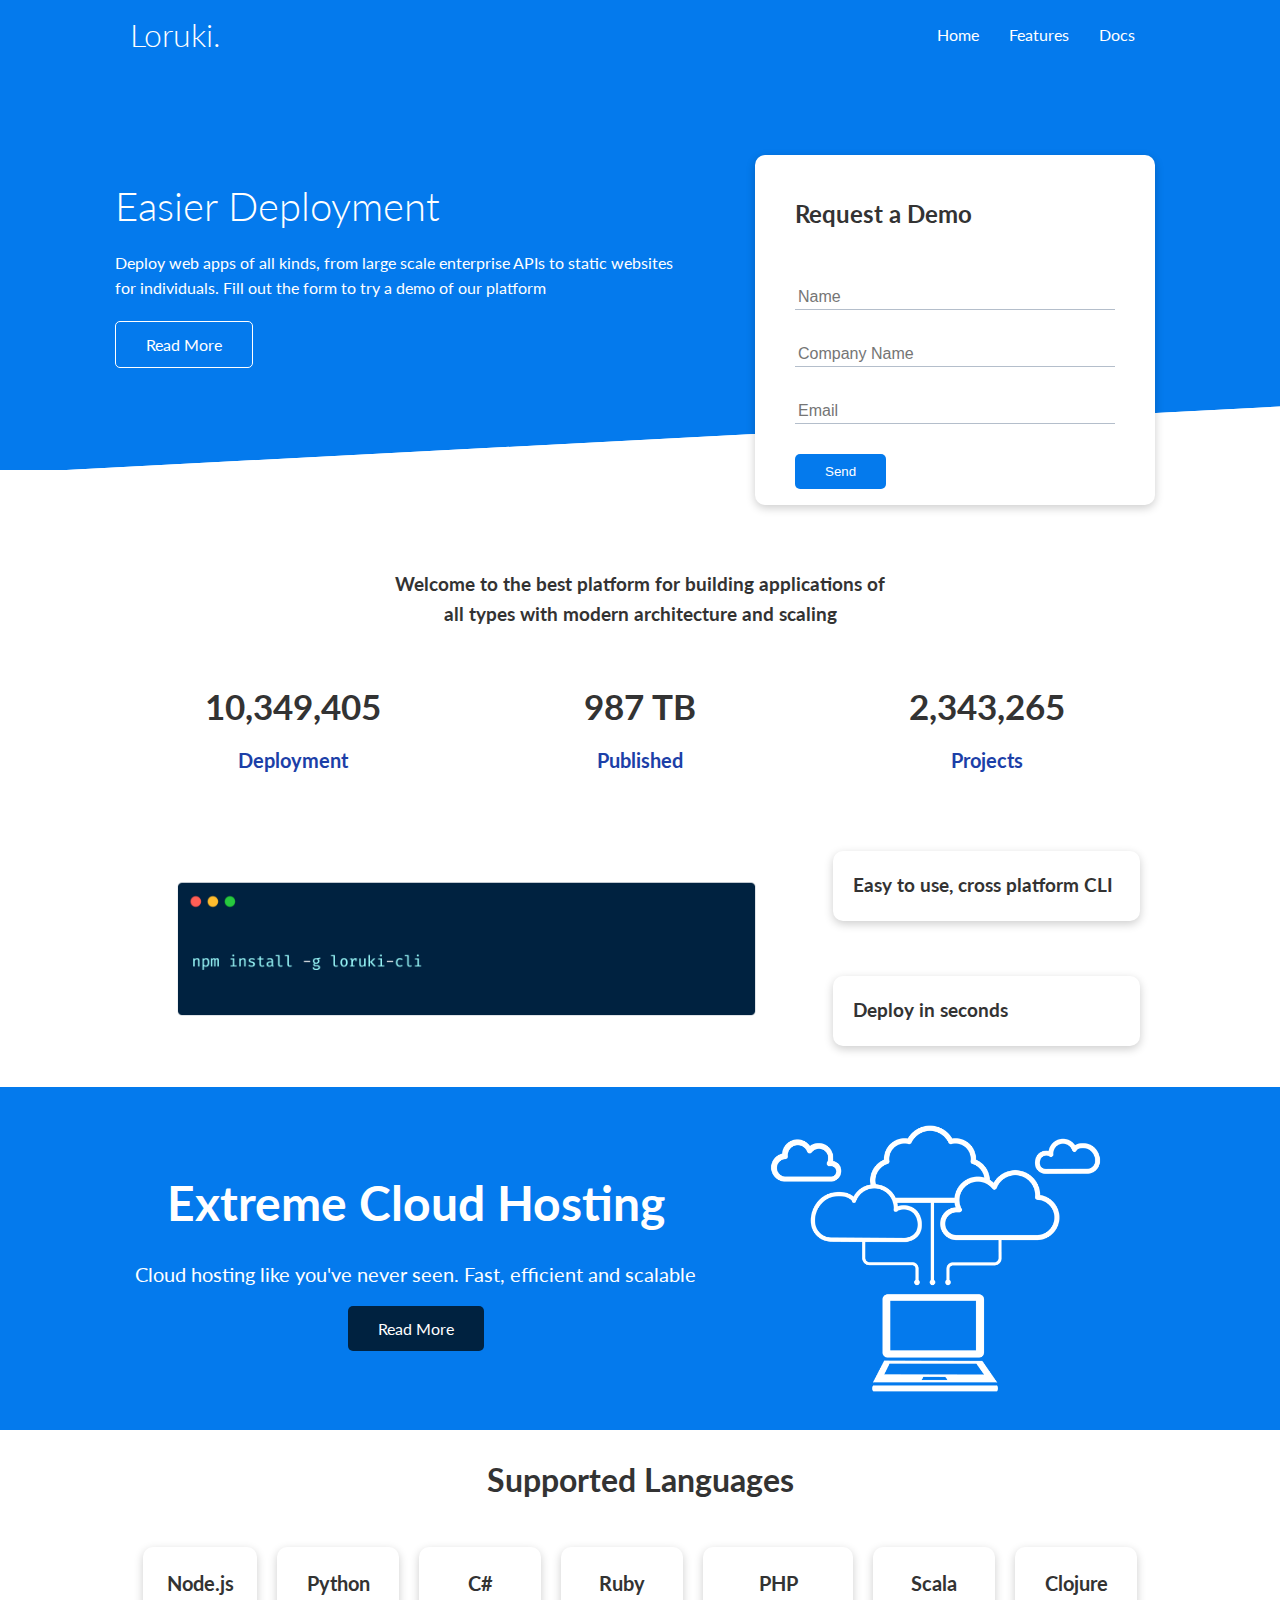
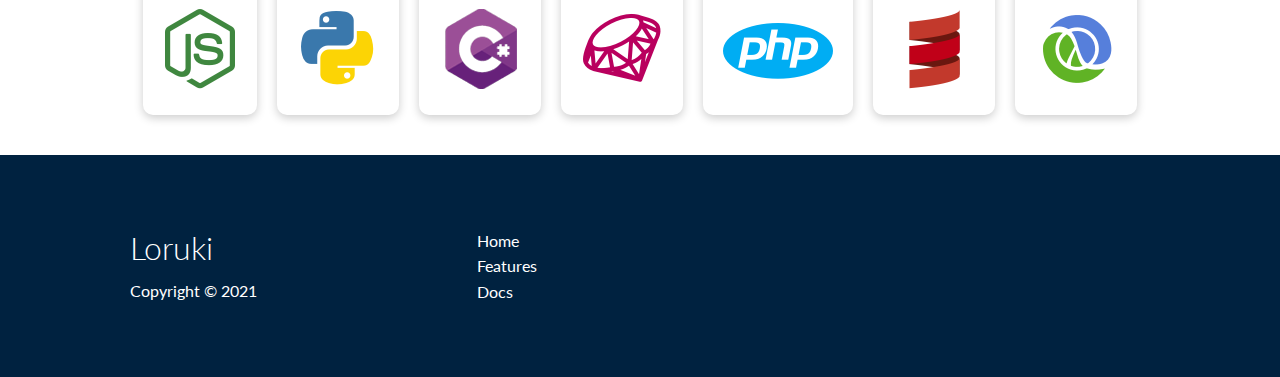
<file: index.html>
<!DOCTYPE html>
<html lang="en">
<head>
    <meta charset="UTF-8">
    <meta http-equiv="X-UA-Compatible" content="IE=edge">
    <meta name="viewport" content="width=device-width, initial-scale=1.0">

    <link rel="stylesheet" href="https://use.fontawesome.com/releases/v5.15.4/css/all.css" integrity="sha384-DyZ88mC6Up2uqS4h/KRgHuoeGwBcD4Ng9SiP4dIRy0EXTlnuz47vAwmeGwVChigm" crossorigin="anonymous">
    <link rel="stylesheet" href="css/utilities.css">
    <link rel="stylesheet" href="css/style.css">

    <title>Loruki | Cloud Hosting for Everyone</title>
</head>
<body>
    <!-- Navbar -->
    <div class="navbar">
        <div class="container flex">
            <h1 class="logo">Loruki.</h1>
            <nav>
                <ul>
                    <li><a href="index.html">Home</a></li>
                    <li><a href="features.html">Features</a></li>
                    <li><a href="docs.html">Docs</a></li>
                </ul>
            </nav>
        </div>
    </div>

    <!-- Showcase -->
    <section class="showcase">
        <div class="container grid">
            <div class="showcase-text">
                <h1>Easier Deployment</h1>
                <p>Deploy web apps of all kinds, from large scale enterprise APIs to static websites for individuals. Fill out the form to try a demo of our platform</p>
                <a href="features.html" class="btn btn-outline">Read More</a>
            </div>
            <div class="showcase-form card">
                <h2>Request a Demo</h2>
                <form name="contact" method="POST" netlify-honeypot="bot-field" data-netlify="true">
                    <input type="hidden" name="form-name" value="contact">
                    <p class="hidden">
                        <label>Don’t fill this out if you’re human: <input name="bot-field" /></label>
                    </p>
                    <div class="form-control">
                        <input type="text" name="name" placeholder="Name" required>
                    </div>
                    <div class="form-control">
                        <input type="text" name="company" placeholder="Company Name" required>
                    </div>
                    <div class="form-control">
                        <input type="text" name="email" placeholder="Email" required>
                    </div>
                    <input type="submit" value="Send" class="btn btn-primary">
                </form>
            </div>
        </div>
    </section>

    <!-- Stats -->
    <section class="stats">
        <div class="container">
            <h3 class="stats-heading text-center my-1">
                Welcome to the best platform for building applications of all types with modern architecture and scaling
            </h3>

            <div class="grid grid-3 text-center my-4">
                <div>
                    <i class="fas fa-server fa-3x"></i>
                    <h3>10,349,405</h3>
                    <p class="text-secondary">Deployment</p>
                </div>
                <div>
                    <i class="fas fa-upload fa-3x"></i>
                    <h3>987 TB</h3>
                    <p class="text-secondary">Published</p>
                </div>
                <div>
                    <i class="fas fa-project-diagram fa-3x"></i>
                    <h3>2,343,265</h3>
                    <p class="text-secondary">Projects</p>
                </div>
            </div>
        </div>
    </section>

    <!-- Cli -->
    <section class="cli">
        <div class="container grid">
            <img src="images/cli.png" alt="">
            <div class="card">
                <h3>Easy to use, cross platform CLI</h3>
            </div>
            <div class="card">
                <h3>Deploy in seconds</h3>
            </div>
        </div>
    </section>

    <!-- Cloud -->
    <section class="cloud bg-primary my-2 py-2">
        <div class="container grid">
            <div class="text-center">
                <h2 class="lg">Extreme Cloud Hosting</h2>
                <p class="lead my-1">Cloud hosting like you've never seen. Fast, efficient and scalable</p>
                <a href="features.html" class="btn btn-dark">Read More</a>
            </div>
            <img src="images/cloud.png" alt="">
        </div>
    </section>

    <!-- Languages -->
    <section class="languages">
        <h2 class="md text-center my-2">
            Supported Languages
        </h2>
        <div class="container flex">
            <div class="card">
                <h4>Node.js</h4>
                <img src="images/logos/node.png" alt="">
            </div>
            <div class="card">
                <h4>Python</h4>
                <img src="images/logos/python.png" alt="">
            </div>
            <div class="card">
                <h4>C#</h4>
                <img src="images/logos/csharp.png" alt="">
            </div>
            <div class="card">
                <h4>Ruby</h4>
                <img src="images/logos/ruby.png" alt="">
            </div>
            <div class="card">
                <h4>PHP</h4>
                <img src="images/logos/php.png" alt="">
            </div>
            <div class="card">
                <h4>Scala</h4>
                <img src="images/logos/scala.png" alt="">
            </div>
            <div class="card">
                <h4>Clojure</h4>
                <img src="images/logos/clojure.png" alt="">
            </div>
        </div>
    </section>

    <!-- Footer -->
    <footer class="footer bg-dark py-5">
        <div class="container grid grid-3">
            <div>
                <h1>Loruki</h1>
                <p>Copyright &copy; 2021</p>
            </div>
            <nav>
                <ul>
                    <li><a href="index.html">Home</a></li>
                    <li><a href="features.html">Features</a></li>
                    <li><a href="docs.html">Docs</a></li>
                </ul>
            </nav>
            <div class="social">
                <a href="#"><i class="fab fa-github fa-2x"></i></a>
                <a href="#"><i class="fab fa-facebook fa-2x"></i></a>
                <a href="#"><i class="fab fa-instagram fa-2x"></i></a>
                <a href="#"><i class="fab fa-twitter fa-2x"></i></a>
            </div>
        </div>
    </footer>
</body>
</html>
</file>
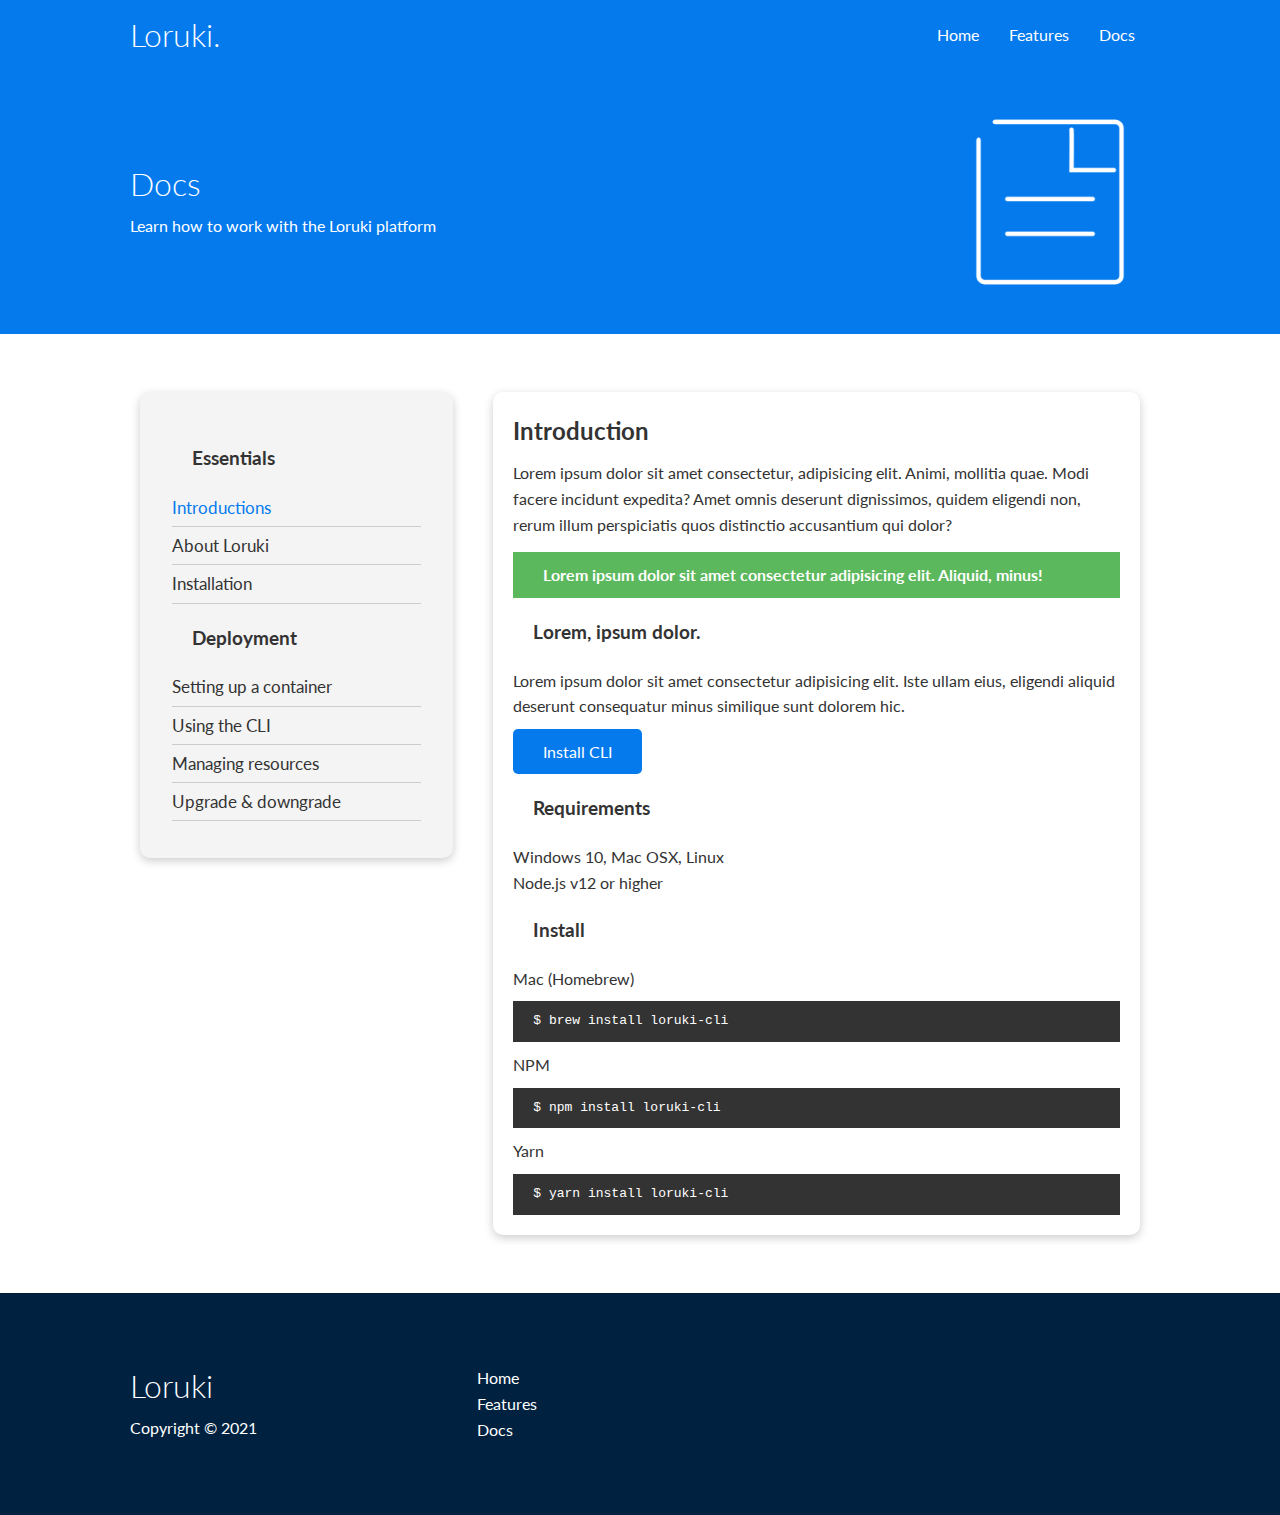
<file: docs.html>
<!DOCTYPE html>
<html lang="en">
<head>
    <meta charset="UTF-8">
    <meta http-equiv="X-UA-Compatible" content="IE=edge">
    <meta name="viewport" content="width=device-width, initial-scale=1.0">

    <link rel="stylesheet" href="https://use.fontawesome.com/releases/v5.15.4/css/all.css" integrity="sha384-DyZ88mC6Up2uqS4h/KRgHuoeGwBcD4Ng9SiP4dIRy0EXTlnuz47vAwmeGwVChigm" crossorigin="anonymous">
    <link rel="stylesheet" href="css/utilities.css">
    <link rel="stylesheet" href="css/style.css">

    <title>Loruki | Cloud Hosting for Everyone</title>
</head>
<body>
    <!-- Navbar -->
    <div class="navbar">
        <div class="container flex">
            <h1 class="logo">Loruki.</h1>
            <nav>
                <ul>
                    <li><a href="index.html">Home</a></li>
                    <li><a href="features.html">Features</a></li>
                    <li><a href="docs.html">Docs</a></li>
                </ul>
            </nav>
        </div>
    </div>

    <!-- Head -->
    <section class="docs-head bg-primary py-3">
        <div class="container grid">
            <div>
                <h1 class="md">Docs</h1>
                <p>
                    Learn how to work with the Loruki platform
                </p>
            </div>
            <img src="images/docs.png" alt="">
        </div>
    </section>

    <!-- Docs main -->
    <section class="docs-main my-4">
        <div class="container grid">
            <div class="card bg-light p-3">
                <h3 class="my-2">Essentials</h3>
                <nav>
                    <ul>
                        <li><a class="text-primary" href="#">Introductions</a></li>
                        <li><a href="#">About Loruki</a></li>
                        <li><a href="#">Installation</a></li>
                    </ul>
                </nav>

                <h3 class="my-2">Deployment</h3>
                <nav>
                    <ul>
                        <li><a href="#">Setting up a container</a></li>
                        <li><a href="#">Using the CLI</a></li>
                        <li><a href="#">Managing resources</a></li>
                        <li><a href="#">Upgrade & downgrade</a></li>
                    </ul>
                </nav>
            </div>
            <div class="card">
                <h2>Introduction</h2>
                <p>Lorem ipsum dolor sit amet consectetur, adipisicing elit. Animi, mollitia quae. Modi facere incidunt expedita? Amet omnis deserunt dignissimos, quidem eligendi non, rerum illum perspiciatis quos distinctio accusantium qui dolor?</p>
                <div class="alert alert-success">
                    <i class="fas fa-info"></i>Lorem ipsum dolor sit amet consectetur adipisicing elit. Aliquid, minus!
                </div>
                <h3>Lorem, ipsum dolor.</h3>
                <p>Lorem ipsum dolor sit amet consectetur adipisicing elit. Iste ullam eius, eligendi aliquid deserunt consequatur minus similique sunt dolorem hic.</p>
                <a href="#" class="btn btn-primary">Install CLI</a>

                <h3>Requirements</h3>
                <ul>
                    <li>Windows 10, Mac OSX, Linux</li>
                    <li>Node.js v12 or higher</li>
                </ul>

                <h3>Install</h3>
                <p>Mac (Homebrew)</p>
                <pre><code>$ brew install loruki-cli</code></pre>
                <p>NPM</p>
                <pre><code>$ npm install loruki-cli</code></pre>
                <p>Yarn</p>
                <pre><code>$ yarn install loruki-cli</code></pre>
            </div>
        </div>
    </section>

    <!-- Footer -->
    <footer class="footer bg-dark py-5">
        <div class="container grid grid-3">
            <div>
                <h1>Loruki</h1>
                <p>Copyright &copy; 2021</p>
            </div>
            <nav>
                <ul>
                    <li><a href="index.html">Home</a></li>
                    <li><a href="features.html">Features</a></li>
                    <li><a href="docs.html">Docs</a></li>
                </ul>
            </nav>
            <div class="social">
                <a href="#"><i class="fab fa-github fa-2x"></i></a>
                <a href="#"><i class="fab fa-facebook fa-2x"></i></a>
                <a href="#"><i class="fab fa-instagram fa-2x"></i></a>
                <a href="#"><i class="fab fa-twitter fa-2x"></i></a>
            </div>
        </div>
    </footer>
</body>
</html>
</file>
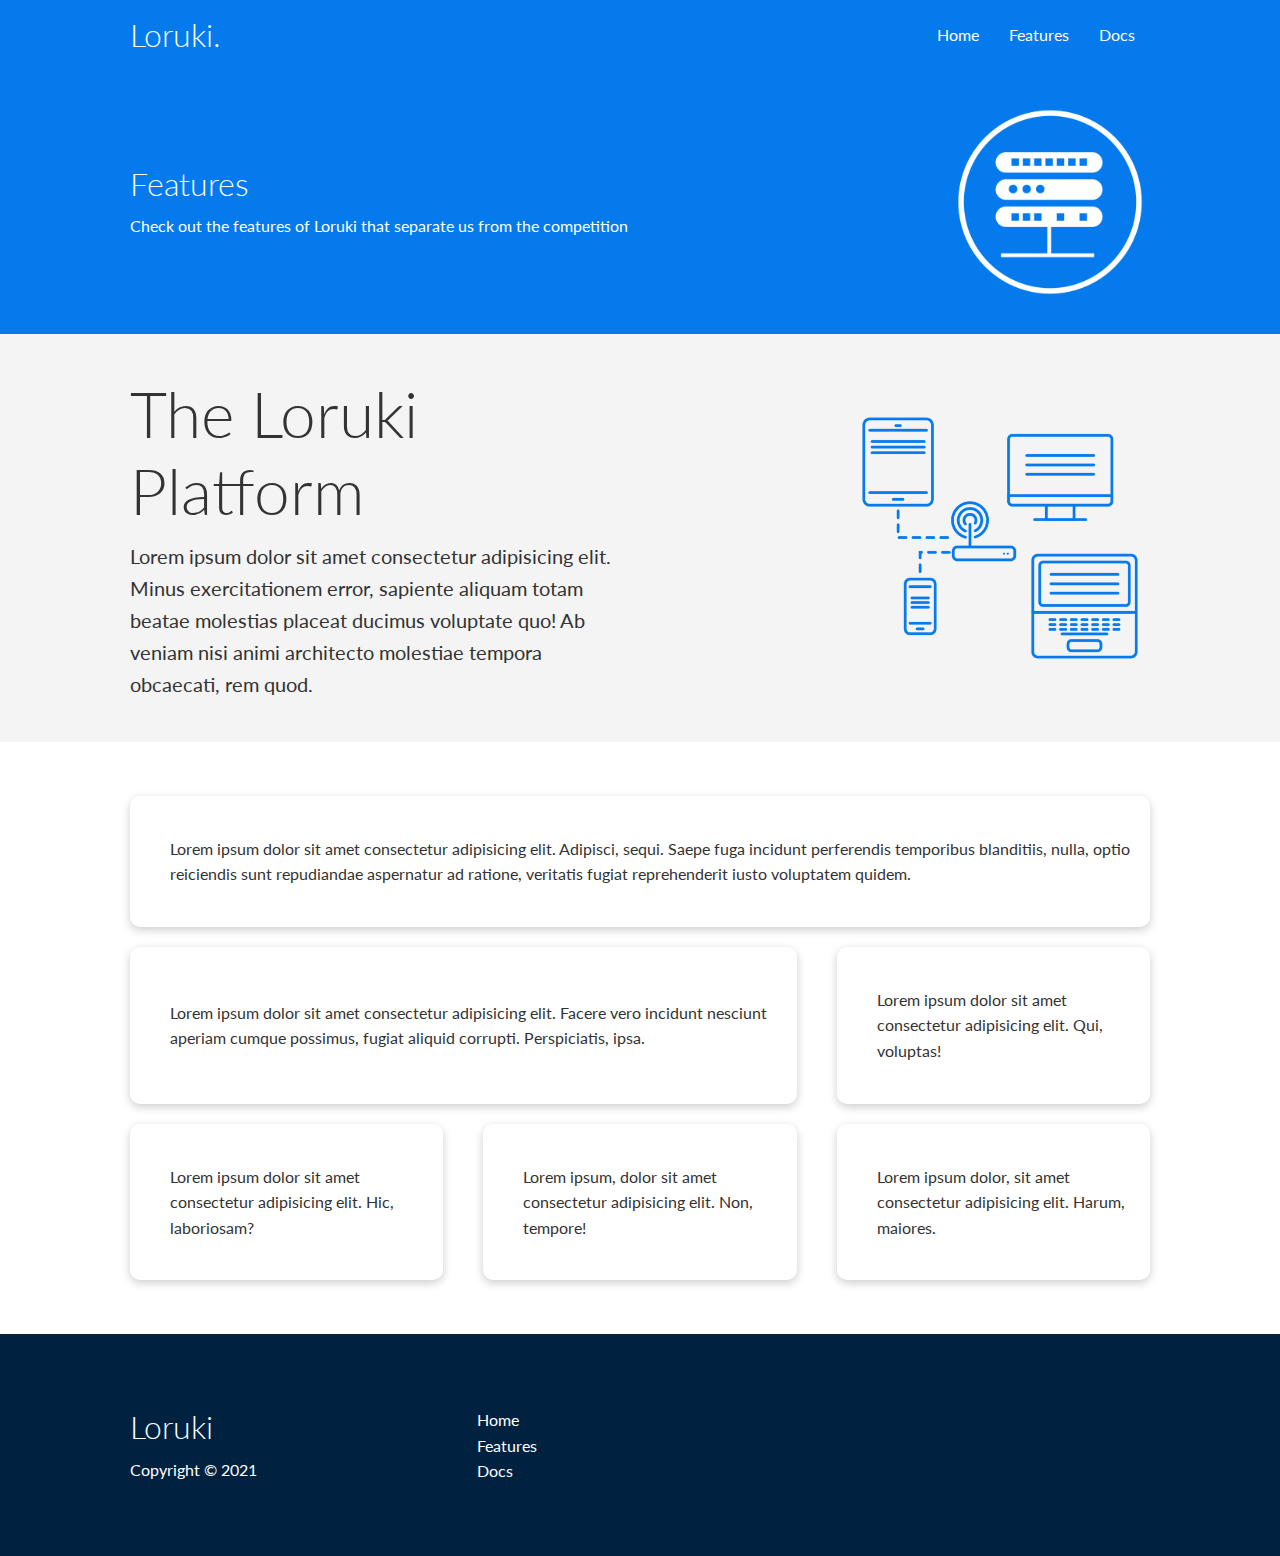
<file: features.html>
<!DOCTYPE html>
<html lang="en">
<head>
    <meta charset="UTF-8">
    <meta http-equiv="X-UA-Compatible" content="IE=edge">
    <meta name="viewport" content="width=device-width, initial-scale=1.0">

    <link rel="stylesheet" href="https://use.fontawesome.com/releases/v5.15.4/css/all.css" integrity="sha384-DyZ88mC6Up2uqS4h/KRgHuoeGwBcD4Ng9SiP4dIRy0EXTlnuz47vAwmeGwVChigm" crossorigin="anonymous">
    <link rel="stylesheet" href="css/utilities.css">
    <link rel="stylesheet" href="css/style.css">

    <title>Loruki | Cloud Hosting for Everyone</title>
</head>
<body>
    <!-- Navbar -->
    <div class="navbar">
        <div class="container flex">
            <h1 class="logo">Loruki.</h1>
            <nav>
                <ul>
                    <li><a href="index.html">Home</a></li>
                    <li><a href="features.html">Features</a></li>
                    <li><a href="docs.html">Docs</a></li>
                </ul>
            </nav>
        </div>
    </div>

    <!-- Head -->
    <section class="features-head bg-primary py-3">
        <div class="container grid">
            <div>
                <h1 class="md">Features</h1>
                <p>
                    Check out the features of Loruki that separate us from the competition
                </p>
            </div>
            <img src="images/server.png" alt="">
        </div>
    </section>

    <!-- Sub head -->
    <section class="features-sub-head bg-light py-3">
        <div class="container grid">
            <div>
                <h1 class="xl">The Loruki Platform</h1>
                <p class="lead">
                    Lorem ipsum dolor sit amet consectetur adipisicing elit. Minus exercitationem error, sapiente aliquam totam beatae molestias placeat ducimus voluptate quo! Ab veniam nisi animi architecto molestiae tempora obcaecati, rem quod.
                </p>
            </div>
            <img src="images/server2.png" alt="">
        </div>
    </section>

    <!-- Features main -->
    <section class="features-main my-2">
        <div class="container grid grid-3">
            <div class="card flex">
                <i class="fas fa-server fa-3x"></i>
                <p>
                    Lorem ipsum dolor sit amet consectetur adipisicing elit. Adipisci, sequi. Saepe fuga incidunt perferendis temporibus blanditiis, nulla, optio reiciendis sunt repudiandae aspernatur ad ratione, veritatis fugiat reprehenderit iusto voluptatem quidem.
                </p>
            </div>
            <div class="card flex">
                <i class="fas fa-network-wired fa-3x"></i>
                <p>
                    Lorem ipsum dolor sit amet consectetur adipisicing elit. Facere vero incidunt nesciunt aperiam cumque possimus, fugiat aliquid corrupti. Perspiciatis, ipsa.
                </p>
            </div>
            <div class="card flex">
                <i class="fas fa-laptop-code fa-3x"></i>
                <p>
                    Lorem ipsum dolor sit amet consectetur adipisicing elit. Qui, voluptas!
                </p>
            </div>
            <div class="card flex">
                <i class="fas fa-database fa-3x"></i>
                <p>
                    Lorem ipsum dolor sit amet consectetur adipisicing elit. Hic, laboriosam?
                </p>
            </div>
            <div class="card flex">
                <i class="fas fa-power-off fa-3x"></i>
                <p>
                    Lorem ipsum, dolor sit amet consectetur adipisicing elit. Non, tempore!
                </p>
            </div>
            <div class="card flex">
                <i class="fas fa-upload fa-3x"></i>
                <p>
                    Lorem ipsum dolor, sit amet consectetur adipisicing elit. Harum, maiores.
                </p>
            </div>
        </div>
    </section>

    <!-- Footer -->
    <footer class="footer bg-dark py-5">
        <div class="container grid grid-3">
            <div>
                <h1>Loruki</h1>
                <p>Copyright &copy; 2021</p>
            </div>
            <nav>
                <ul>
                    <li><a href="index.html">Home</a></li>
                    <li><a href="features.html">Features</a></li>
                    <li><a href="docs.html">Docs</a></li>
                </ul>
            </nav>
            <div class="social">
                <a href="#"><i class="fab fa-github fa-2x"></i></a>
                <a href="#"><i class="fab fa-facebook fa-2x"></i></a>
                <a href="#"><i class="fab fa-instagram fa-2x"></i></a>
                <a href="#"><i class="fab fa-twitter fa-2x"></i></a>
            </div>
        </div>
    </footer>
</body>
</html>
</file>
<file: css/utilities.css>
.container {
    max-width: 1100px;
    margin: 0 auto;
    overflow: auto;
    padding: 0 40px;
}

.card {
    background-color: #fff;
    color: #333;
    border-radius: 10px;
    box-shadow: 0 3px 10px rgba(0, 0, 0, 0.2);
    padding: 20px;
    margin: 10px;
}

.btn {
    display: inline-block;
    padding: 10px 30px;
    cursor: pointer;
    background: var(--primary-color);
    color: #fff;
    border: none;
    border-radius: 5px;
}

.btn-outline {
    background-color: transparent;
    border: 1px solid #fff;
}

.btn:hover {
    transform: scale(0.98);
}

/* Backgrounds and Colored Buttons */
.bg-primary, .btn-primary {
    background-color: var(--primary-color);
    color: #fff;
}

.bg-secondary, .btn-secondary {
    background-color: var(--secondary-color);
    color: #fff;
}

.bg-dark, .btn-dark {
    background-color: var(--dark-color);
    color: #fff;
}

.bg-light, .btn-light {
    background-color: var(--light-color);
    color: #333;
}

.bg-primary a,
.btn-primary a,
.bg-secondary a,
.btn-secondary a,
.bg-dark a,
.btn-dark a {
    color: #fff;
}

/* Text colors */
.text-primary {
    color: var(--primary-color);
}

.text-secondary {
    color: var(--secondary-color);
}

.text-dark {
    color: var(--dark-color);
}

.text-light {
    color: var(--light-color);
}

/* Text sizes */
.lead {
    font-size: 20px;
}

.sm {
    font-size: 1rem;
}

.md {
    font-size: 2rem;
}

.lg {
    font-size: 3rem;
}

.xl {
    font-size: 4rem;
}

.text-center {
    text-align: center;
}

/* Alert */
.alert {
    background-color: var(--light-color);
    padding: 10px 20px;
    font-weight: bold;
    margin: 15px 0;
}

.alert i {
    margin-right: 10px;
}

.alert-success {
    background-color: var(--success-color);
    color: #fff;
}
.alert-error {
    background-color: var(--error-color);
    color: #fff;
}

.flex {
    display: flex;
    justify-content: center;
    align-items: center;
    height: 100%;
}

.grid {
    display: grid;
    grid-template-columns: repeat(2, 1fr);
    gap: 20px;
    justify-content: center;
    align-items: center;
    height: 100%;
}

.grid-3 {
    grid-template-columns: repeat(3, 1fr);
}

/* Margin */
.my-1 {
    margin: 1rem 0;
}
.my-2 {
    margin: 1.5rem 0;
}
.my-3 {
    margin: 2rem 0;
}
.my-4 {
    margin: 3rem 0;
}
.my-5 {
    margin: 4rem 0;
}
.m-1 {
    margin: 1rem;
}
.m-2 {
    margin: 1.5rem;
}
.m-3 {
    margin: 2rem;
}
.m-4 {
    margin: 3rem;
}
.m-5 {
    margin: 4rem;
}

/* Padding */
.py-1 {
    padding: 1rem 0;
}
.py-2 {
    padding: 1.5rem 0;
}
.py-3 {
    padding: 2rem 0;
}
.py-4 {
    padding: 3rem 0;
}
.py-5 {
    padding: 4rem 0;
}
.p-1 {
    padding: 1rem;
}
.p-2 {
    padding: 1.5rem;
}
.p-3 {
    padding: 2rem;
}
.p-4 {
    padding: 3rem;
}
.m-5 {
    padding: 4rem;
}
</file>
<file: css/style.css>
@import url('https://fonts.googleapis.com/css2?family=Lato:wght@100;300;400;700;900&display=swap');

:root {
    --primary-color: #047aed;
    --secondary-color: #1c3fa8;
    --dark-color: #002240;
    --light-color: #f4f4f4;
    --success-color: #5cb85c;
    --error-color: #d9534f;
}

* {
    box-sizing: border-box;
    padding: 0;
    margin: 0;
}

body {
    font-family: 'Lato', sans-serif;
    color: #333;
    line-height: 1.6;
}

ul {
    list-style-type: none;
}

a {
    text-decoration: none;
    color: #333;
}

h1, h1 {
    font-weight: 300;
    line-height: 1.2;
    margin: 10px 0;
}

p {
    margin: 10px 0;
}

img {
    width: 100%;
}

code, pre {
    background-color: #333;
    color: #fff;
    padding: 10px;
}

.hidden {
    visibility: hidden;
    height: 0;
}

/* Navbar */
.navbar {
    background-color: var(--primary-color);
    color: #fff;
    height: 70px;
}

.navbar ul {
    display: flex;
}

.navbar a {
    color: #fff;
    padding: 10px;
    margin: 0 5px;
}

.navbar a:hover {
    border-bottom: 2px #fff solid;
}

.navbar .flex {
    justify-content: space-between;
}

/* Showcase */
.showcase {
    height: 400px;
    background-color: var(--primary-color);
    color: #fff;
    position: relative;
}

.showcase h1 {
    font-size: 40px;
}

.showcase p {
    margin: 20px 0;
}

.showcase .grid {
    grid-template-columns: 55% 45%;
    gap: 30px;
    overflow: visible;
}

.showcase-text {
    animation: slideInFromLeft 1s ease-in;
}

.showcase-form {
    position: relative;
    top: 60px;
    height: 350px;
    width: 400px;
    padding: 40px;
    z-index: 100;
    justify-self: flex-end;
    animation: slideInFromRight 1s ease-in;
}

.showcase-form .form-control {
    margin: 30px 0;
}

.showcase-form input[type='text'], 
.showcase-form input[type='email'] {
    border: 0;
    border-bottom: 1px solid #b4becb;
    width: 100%;
    padding: 3px;
    font-size: 16px;
} 

.showcase-form input:focus {
    outline: none;
}

.showcase::before,
.showcase::after {
    content: '';
    position: absolute;
    height: 100px;
    bottom: -70px;
    right: 0;
    left: 0;
    background: #fff;
    transform: skewY(-3deg);
    -webkit-transform: skewY(-3deg);
    -moz-transform: skewY(-3deg);
    -ms-transform: skewY(-3deg);
}

/* Stats */
.stats {
    padding-top: 100px;
    animation: slideInFromBottom 1s ease-in;
}

.stats-heading {
    max-width: 500px;
    margin: auto;
}

.stats .grid h3 {
    font-size: 35px;
}

.stats .grid p {
    font-size: 20px;
    font-weight: bold;
}

/* Cli */
.cli .grid {
    grid-template-columns: repeat(3, 1fr);
    grid-template-rows: repeat(2, 1fr);
}

.cli .grid > *:first-child {
    grid-column: 1 / span 2;
    grid-row: 1 / span 2;
}

/* Cloud */
.cloud .grid {
    grid-template-columns: 4fr 3fr;
}

/* Languages */

.languages .flex {
    flex-wrap: wrap;
}

.languages .card {
    text-align: center;
    margin: 18px 10px 40px;
    transition: transform 0.2s ease-in;
}

.languages .card h4 {
    font-size: 20px;
    margin-bottom: 10px;
}

.languages .card:hover {
    transform: translateY(-15px);
}

/* Features */
.features-head img,
.docs-head img {
    width: 200px;
    justify-self: flex-end;
}

.features-sub-head img {
    width: 300px;
    justify-self: flex-end;
}

.features-main .card > i {
    margin-right: 20px;
}

.features-main .grid {
    padding: 30px;
}

.features-main .grid > *:first-child {
    grid-column: 1 / span 3;
}

.features-main .grid > *:nth-child(2) {
    grid-column: 1 / span 2;
}

/* Docs */
.docs-main h3 {
    margin: 20px;
}

.docs-main .grid {
    grid-template-columns: 1fr 2fr;
    align-items: flex-start;
}

.docs-main nav li {
    font-size: 17px;
    padding-bottom: 5px;
    margin-bottom: 5px;
    border-bottom: 1px #ccc solid;
}

.docs-main a:hover {
    font-weight: bold;
}

/* Footer */
.footer .social a {
    margin: 0 10px;
}

/* Animations */
@keyframes slideInFromLeft {
    0% {
        transform: translateX(-100%);
    }

    100% {
        transform: translateX(0);
    }
}

@keyframes slideInFromRight {
    0% {
        transform: translateX(100%);
    }

    100% {
        transform: translateX(0);
    }
}
@keyframes slideInFromTop {
    0% {
        transform: translateY(-100%);
    }

    100% {
        transform: translateX(0);
    }
}
@keyframes slideInFromBottom {
    0% {
        transform: translateY(100%);
    }

    100% {
        transform: translateX(0);
    }
}

/* Tablets and under */
@media(max-width: 768px) {
    .grid,
    .showcase .grid,
    .stats .grid,
    .cli .grid,
    .cloud .grid,
    .features-main .grid,
    .docs-main .grid {
        grid-template-columns: 1fr;
        grid-template-rows: 1fr;
    }

    .showcase {
        height: auto;
    }

    .showcase-text {
        text-align: center;
        margin-top: 40px;
        animation: slideInFromTop 1s ease-in;
    }

    .showcase-form {
        justify-self: center;
        margin: auto;
        animation: slideInFromBottom 1s ease-in;
    }

    .cli .grid > *:first-child {
        grid-column: 1;
        grid-row: 1;
    }

    .features-head,
    .features-sub-head,
    .docs-head {
        text-align: center;
    }

    .features-head img,
    .features-sub-head img,
    .docs-head img {
        justify-self: center;
    }

    .features-main .grid >*:first-child,
    .features-main .grid >*:nth-child(2) {
        grid-column: 1;
    }
}

/* Mobile */
@media(max-width: 500px) {
    .navbar {
        height: 110px;
    }

    .navbar .flex {
        flex-direction: column;
    }

    .navbar ul {
        padding: 10px;
        background-color: rgba(0, 0, 0, 0.1);
    }
}
</file>
